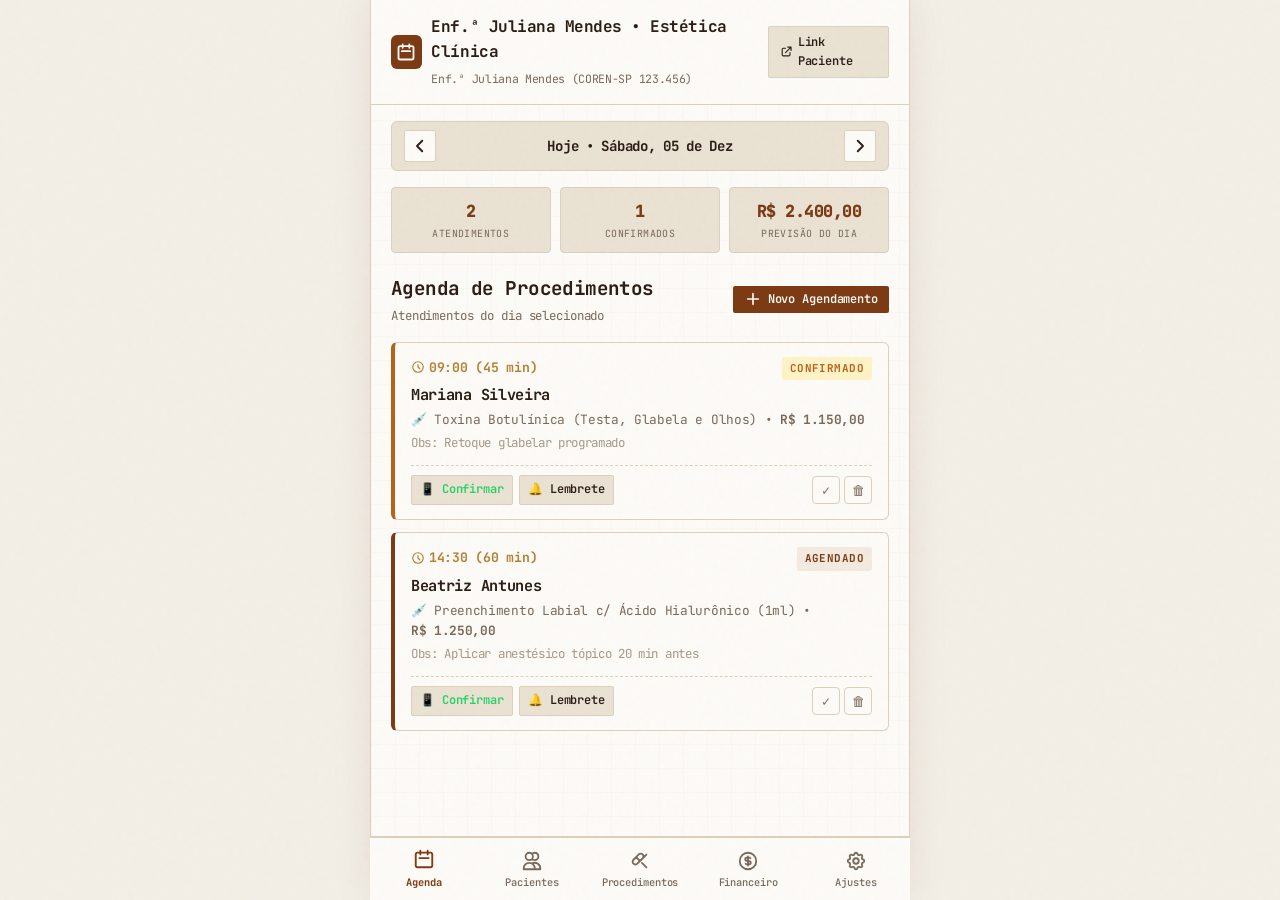
<file: index.html>
<!DOCTYPE html>
<html lang="pt-BR">
<head>
  <meta charset="UTF-8">
  <meta name="viewport" content="width=device-width, initial-scale=1.0, maximum-scale=1.0, user-scalable=no">
  <title>Agenda Clínica | Painel de Enfermagem Estética</title>
  <meta name="description" content="Gestão clínica de agendamentos, prontuários de pacientes e procedimentos em enfermagem estética.">
  <link rel="manifest" href="manifest.json">
  <link rel="preconnect" href="https://fonts.googleapis.com">
  <link rel="preconnect" href="https://fonts.gstatic.com" crossorigin>
  <link href="https://fonts.googleapis.com/css2?family=Inter:wght@400;500;600;700;800&display=swap" rel="stylesheet">
  <link rel="stylesheet" href="style.css">
</head>
<body>

  <div id="app-container">
    
    <!-- Top Header -->
    <header class="app-header">
      <div class="header-brand">
        <div class="brand-icon">
          <svg width="20" height="20" fill="none" viewBox="0 0 24 24" stroke="currentColor">
            <path stroke-linecap="round" stroke-linejoin="round" stroke-width="2.2" d="M8 7V3m8 4V3m-9 8h10M5 21h14a2 2 0 002-2V7a2 2 0 00-2-2H5a2 2 0 00-2 2v12a2 2 0 002 2z" />
          </svg>
        </div>
        <div>
          <h1 class="brand-title" id="header-business-name">Minha Agenda</h1>
          <span style="font-size: 0.72rem; color: var(--text-muted);" id="header-owner-name">Consultório & Gestão Clínica</span>
        </div>
      </div>
      <div class="header-actions">
        <a href="cliente.html" target="_blank" class="btn btn-sm btn-secondary" title="Agendamento Online do Paciente" style="text-decoration:none; display:inline-flex; align-items:center; gap:4px;">
          <svg width="15" height="15" fill="none" viewBox="0 0 24 24" stroke="currentColor">
            <path stroke-linecap="round" stroke-linejoin="round" stroke-width="2" d="M10 6H6a2 2 0 00-2 2v10a2 2 0 002 2h10a2 2 0 002-2v-4M14 4h6m0 0v6m0-6L10 14" />
          </svg>
          Link Paciente
        </a>
      </div>
    </header>

    <!-- Main Content Tabs -->
    <main class="app-content">

      <!-- ================= TAB 1: AGENDA ================= -->
      <section id="tab-agenda" class="tab-section active">
        
        <!-- Date Selector -->
        <div class="date-selector-bar">
          <button class="date-nav-btn" id="btn-prev-day" title="Dia anterior">
            <svg width="18" height="18" fill="none" viewBox="0 0 24 24" stroke="currentColor"><path stroke-linecap="round" stroke-linejoin="round" stroke-width="2.5" d="M15 19l-7-7 7-7" /></svg>
          </button>
          <div class="current-date-label" id="lbl-current-date">Hoje, 15 de Agosto</div>
          <button class="date-nav-btn" id="btn-next-day" title="Próximo dia">
            <svg width="18" height="18" fill="none" viewBox="0 0 24 24" stroke="currentColor"><path stroke-linecap="round" stroke-linejoin="round" stroke-width="2.5" d="M9 5l7 7-7 7" /></svg>
          </button>
        </div>

        <!-- Mini Stats -->
        <div class="summary-chips">
          <div class="summary-chip">
            <div class="summary-chip-val" id="stat-day-total">0</div>
            <div class="summary-chip-lbl">Atendimentos</div>
          </div>
          <div class="summary-chip">
            <div class="summary-chip-val" id="stat-day-confirmed">0</div>
            <div class="summary-chip-lbl">Confirmados</div>
          </div>
          <div class="summary-chip">
            <div class="summary-chip-val" id="stat-day-rev">R$ 0</div>
            <div class="summary-chip-lbl">Previsão do Dia</div>
          </div>
        </div>

        <!-- Section Title & Quick Add -->
        <div class="section-header">
          <div>
            <h2 class="section-title">Agenda de Procedimentos</h2>
            <div class="section-subtitle">Atendimentos do dia selecionado</div>
          </div>
          <button class="btn btn-sm btn-primary" id="btn-open-new-app">
            <svg width="16" height="16" fill="none" viewBox="0 0 24 24" stroke="currentColor"><path stroke-linecap="round" stroke-linejoin="round" stroke-width="2.5" d="M12 4v16m8-8H4"/></svg>
            Novo Agendamento
          </button>
        </div>

        <!-- Appointments List -->
        <div id="appointments-container">
          <!-- Rendered via JS -->
        </div>

      </section>

      <!-- ================= TAB 2: CLIENTES ================= -->
      <section id="tab-clientes" class="tab-section">
        <div class="section-header">
          <div>
            <h2 class="section-title">Pacientes</h2>
            <div class="section-subtitle">Prontuário, contatos e histórico clínico</div>
          </div>
          <button class="btn btn-sm btn-primary" id="btn-open-new-client">
            <svg width="16" height="16" fill="none" viewBox="0 0 24 24" stroke="currentColor"><path stroke-linecap="round" stroke-linejoin="round" stroke-width="2.5" d="M12 4v16m8-8H4"/></svg>
            Cadastrar Paciente
          </button>
        </div>

        <div class="form-group">
          <input type="text" id="input-search-clients" class="form-input" placeholder="🔍 Buscar paciente por nome ou WhatsApp...">
        </div>

        <div id="clients-list-container">
          <!-- Rendered via JS -->
        </div>
      </section>

      <!-- ================= TAB 3: SERVIÇOS & HORÁRIOS ================= -->
      <section id="tab-servicos" class="tab-section">
        <div class="section-header">
          <div>
            <h2 class="section-title">Procedimentos Estéticos</h2>
            <div class="section-subtitle">Tabela de procedimentos, valores e tempos</div>
          </div>
          <button class="btn btn-sm btn-primary" id="btn-open-new-service">
            <svg width="16" height="16" fill="none" viewBox="0 0 24 24" stroke="currentColor"><path stroke-linecap="round" stroke-linejoin="round" stroke-width="2.5" d="M12 4v16m8-8H4"/></svg>
            Novo Procedimento
          </button>
        </div>

        <div id="services-list-container" style="margin-bottom: 1.5rem;">
          <!-- Rendered via JS -->
        </div>

        <div class="card">
          <h3 style="font-size: 1.05rem; font-weight: 700; margin-bottom: 0.75rem;">⏰ Horários de Atendimento Clínico</h3>
          <form id="form-work-hours">
            <div class="form-row">
              <div class="form-group">
                <label class="form-label">Início do Expediente</label>
                <input type="time" id="cfg-work-start" class="form-input" required>
              </div>
              <div class="form-group">
                <label class="form-label">Fim do Expediente</label>
                <input type="time" id="cfg-work-end" class="form-input" required>
              </div>
            </div>
            <div class="form-row">
              <div class="form-group">
                <label class="form-label">Início Almoço</label>
                <input type="time" id="cfg-lunch-start" class="form-input">
              </div>
              <div class="form-group">
                <label class="form-label">Fim Almoço</label>
                <input type="time" id="cfg-lunch-end" class="form-input">
              </div>
            </div>
            <div class="form-group">
              <label class="form-label">Intervalo entre Slots de Agendamento</label>
              <select id="cfg-slot-interval" class="form-select">
                <option value="15">15 minutos</option>
                <option value="30">30 minutos</option>
                <option value="45">45 minutos</option>
                <option value="60">1 hora</option>
              </select>
            </div>
            <button type="submit" class="btn btn-secondary btn-block btn-sm">Salvar Expediente</button>
          </form>
        </div>
      </section>

      <!-- ================= TAB 4: FINANCEIRO ================= -->
      <section id="tab-financeiro" class="tab-section">
        <div class="section-header">
          <div>
            <h2 class="section-title">Faturamento & Desempenho Clínico</h2>
            <div class="section-subtitle">Fluxo financeiro e volume de procedimentos</div>
          </div>
        </div>

        <div class="metric-grid">
          <div class="metric-card">
            <div class="title">Faturamento Hoje</div>
            <div class="value" id="fin-today-rev" style="color: var(--primary);">R$ 0,00</div>
          </div>
          <div class="metric-card">
            <div class="title">Faturamento Mês</div>
            <div class="value" id="fin-month-rev" style="color: var(--success);">R$ 0,00</div>
          </div>
          <div class="metric-card">
            <div class="title">Procedimentos no Mês</div>
            <div class="value" id="fin-month-count">0</div>
          </div>
          <div class="metric-card">
            <div class="title">Ticket Médio / Paciente</div>
            <div class="value" id="fin-ticket-avg">R$ 0,00</div>
          </div>
        </div>

        <div class="card">
          <h3 style="font-size: 1rem; font-weight: 700; margin-bottom: 0.75rem;">Procedimentos Mais Realizados</h3>
          <div id="fin-top-services">
            <!-- Rendered via JS -->
          </div>
        </div>
      </section>

      <!-- ================= TAB 5: AJUSTES & BACKUP ================= -->
      <section id="tab-ajustes" class="tab-section">
        <div class="section-header">
          <div>
            <h2 class="section-title">Configurações & Backup</h2>
            <div class="section-subtitle">Perfil e dados locais</div>
          </div>
        </div>

        <div class="card">
          <h3 style="font-size: 1rem; font-weight: 700; margin-bottom: 0.75rem;">Perfil Profissional</h3>
          <form id="form-business-settings">
            <div class="form-group">
              <label class="form-label">Nome da Clínica / Enf.ª Estética (COREN)</label>
              <input type="text" id="cfg-business-name" class="form-input" required>
            </div>
            <div class="form-group">
              <label class="form-label">WhatsApp para Notificações</label>
              <input type="tel" id="cfg-phone" class="form-input" placeholder="Ex: 11999998888" required>
            </div>
            <div class="form-group">
              <label class="form-label">Especialidade Clínica</label>
              <input type="text" id="cfg-category" class="form-input" placeholder="Ex: Enfermagem Estética Avançada, Harmonização Facial...">
            </div>
            <button type="submit" class="btn btn-primary btn-block">Salvar Perfil</button>
          </form>
        </div>

        <div class="card">
          <h3 style="font-size: 1rem; font-weight: 700; margin-bottom: 0.5rem;">💾 Armazenamento Local-First</h3>
          <p style="font-size: 0.82rem; color: var(--text-muted); margin-bottom: 1rem;">
            Seus dados estão salvos 100% no seu dispositivo. Você pode exportar o backup a qualquer momento para migrar para outro aparelho ou nuvem.
          </p>
          <div style="display: flex; gap: 0.5rem;">
            <button class="btn btn-secondary btn-sm" id="btn-export-backup" style="flex: 1;">Exportar Backup JSON</button>
            <button class="btn btn-secondary btn-sm" id="btn-import-backup-trigger" style="flex: 1;">Importar Dados</button>
          </div>
          <input type="file" id="input-backup-file" style="display:none;" accept=".json">
        </div>
      </section>

    </main>

    <!-- Bottom Navigation Bar -->
    <nav class="bottom-nav">
      <button class="nav-item active" data-tab="tab-agenda">
        <svg fill="none" viewBox="0 0 24 24" stroke="currentColor"><path stroke-linecap="round" stroke-linejoin="round" d="M8 7V3m8 4V3m-9 8h10M5 21h14a2 2 0 002-2V7a2 2 0 00-2-2H5a2 2 0 00-2 2v12a2 2 0 002 2z"/></svg>
        <span>Agenda</span>
      </button>
      <button class="nav-item" data-tab="tab-clientes">
        <svg fill="none" viewBox="0 0 24 24" stroke="currentColor"><path stroke-linecap="round" stroke-linejoin="round" d="M12 4.354a4 4 0 110 5.292M15 21H3v-1a6 6 0 0112 0v1zm0 0h6v-1a6 6 0 00-9-5.197M13 7a4 4 0 11-8 0 4 4 0 018 0z"/></svg>
        <span>Pacientes</span>
      </button>
      <button class="nav-item" data-tab="tab-servicos">
        <svg fill="none" viewBox="0 0 24 24" stroke="currentColor"><path stroke-linecap="round" stroke-linejoin="round" d="M14.121 14.121L19 19m-7-7l7-7m-7 7l-2.879 2.879a3 3 0 11-4.242-4.242L7.757 7.757m0 0l2.879-2.879a3 3 0 114.242 4.242L12 12z"/></svg>
        <span>Procedimentos</span>
      </button>
      <button class="nav-item" data-tab="tab-financeiro">
        <svg fill="none" viewBox="0 0 24 24" stroke="currentColor"><path stroke-linecap="round" stroke-linejoin="round" d="M12 8c-1.657 0-3 .895-3 2s1.343 2 3 2 3 .895 3 2-1.343 2-3 2m0-8c1.11 0 2.08.402 2.599 1M12 8V7m0 1v8m0 0v1m0-1c-1.11 0-2.08-.402-2.599-1M21 12a9 9 0 11-18 0 9 9 0 0118 0z"/></svg>
        <span>Financeiro</span>
      </button>
      <button class="nav-item" data-tab="tab-ajustes">
        <svg fill="none" viewBox="0 0 24 24" stroke="currentColor"><path stroke-linecap="round" stroke-linejoin="round" d="M10.325 4.317c.426-1.756 2.924-1.756 3.35 0a1.724 1.724 0 002.573 1.066c1.543-.94 3.31.826 2.37 2.37a1.724 1.724 0 001.065 2.572c1.756.426 1.756 2.924 0 3.35a1.724 1.724 0 00-1.066 2.573c.94 1.543-.826 3.31-2.37 2.37a1.724 1.724 0 00-2.572 1.065c-.426 1.756-2.924 1.756-3.35 0a1.724 1.724 0 00-2.573-1.066c-1.543.94-3.31-.826-2.37-2.37a1.724 1.724 0 00-1.065-2.572c-1.756-.426-1.756-2.924 0-3.35a1.724 1.724 0 001.066-2.573c-.94-1.543.826-3.31 2.37-2.37.996.608 2.296.07 2.572-1.065z"/><path stroke-linecap="round" stroke-linejoin="round" d="M15 12a3 3 0 11-6 0 3 3 0 016 0z"/></svg>
        <span>Ajustes</span>
      </button>
    </nav>

  </div>

  <!-- ================= MODAL: NOVO AGENDAMENTO ================= -->
  <div class="modal-overlay" id="modal-appointment">
    <div class="modal-sheet">
      <div class="modal-header">
        <h3 class="modal-title" id="modal-app-title">Novo Atendimento Clínico</h3>
        <button class="icon-btn close-modal" data-modal="modal-appointment">✕</button>
      </div>
      <form id="form-appointment">
        <input type="hidden" id="app-id">
        <div class="form-group">
          <label class="form-label">Paciente</label>
          <div style="display:flex; gap:0.5rem;">
            <select id="app-client-select" class="form-select" style="flex:1;" required>
              <!-- Populated via JS -->
            </select>
            <button type="button" class="btn btn-secondary btn-sm" id="btn-quick-new-client">+ Novo(a) Paciente</button>
          </div>
        </div>
        <div class="form-group">
          <label class="form-label">Procedimento</label>
          <select id="app-service-select" class="form-select" required>
            <!-- Populated via JS -->
          </select>
        </div>
        <div class="form-row">
          <div class="form-group">
            <label class="form-label">Data</label>
            <input type="date" id="app-date" class="form-input" required>
          </div>
          <div class="form-group">
            <label class="form-label">Horário</label>
            <input type="time" id="app-time" class="form-input" required>
          </div>
        </div>
        <div class="form-group">
          <label class="form-label">Status do Agendamento</label>
          <select id="app-status" class="form-select">
            <option value="agendado">Agendado (Aguardando)</option>
            <option value="confirmado">Confirmado</option>
            <option value="concluido">Concluído (Realizado)</option>
            <option value="cancelado">Cancelado</option>
          </select>
        </div>
        <div class="form-group">
          <label class="form-label">Observações Clínicas</label>
          <input type="text" id="app-notes" class="form-input" placeholder="Ex: Região glabelar, anestésico tópico 20 min antes...">
        </div>
        <button type="submit" class="btn btn-primary btn-block" style="margin-top: 0.5rem;">Salvar Agendamento</button>
      </form>
    </div>
  </div>

  <!-- ================= MODAL: NOVO CLIENTE ================= -->
  <div class="modal-overlay" id="modal-client">
    <div class="modal-sheet">
      <div class="modal-header">
        <h3 class="modal-title" id="modal-client-title">Novo(a) Paciente</h3>
        <button class="icon-btn close-modal" data-modal="modal-client">✕</button>
      </div>
      <form id="form-client">
        <input type="hidden" id="cli-id">
        <div class="form-group">
          <label class="form-label">Nome Completo</label>
          <input type="text" id="cli-name" class="form-input" placeholder="Nome do(a) paciente" required>
        </div>
        <div class="form-group">
          <label class="form-label">WhatsApp / Telefone</label>
          <input type="tel" id="cli-phone" class="form-input" placeholder="Ex: 11988887777" required>
        </div>
        <div class="form-group">
          <label class="form-label">Ficha Clínica / Queixa / Alergias</label>
          <textarea id="cli-notes" class="form-textarea" rows="2" placeholder="Ex: Alergias (lidocaína, látex), histórico estético, fototipo..."></textarea>
        </div>
        <button type="submit" class="btn btn-primary btn-block">Salvar Cliente</button>
      </form>
    </div>
  </div>

  <!-- ================= MODAL: NOVO SERVIÇO ================= -->
  <div class="modal-overlay" id="modal-service">
    <div class="modal-sheet">
      <div class="modal-header">
        <h3 class="modal-title" id="modal-service-title">Novo Procedimento Estético</h3>
        <button class="icon-btn close-modal" data-modal="modal-service">✕</button>
      </div>
      <form id="form-service">
        <input type="hidden" id="srv-id">
        <div class="form-group">
          <label class="form-label">Nome do Procedimento</label>
          <input type="text" id="srv-name" class="form-input" placeholder="Ex: Toxina Botulínica 3 Áreas" required>
        </div>
        <div class="form-row">
          <div class="form-group">
            <label class="form-label">Preço (R$)</label>
            <input type="number" id="srv-price" step="0.01" class="form-input" placeholder="80.00" required>
          </div>
          <div class="form-group">
            <label class="form-label">Duração (Minutos)</label>
            <select id="srv-duration" class="form-select">
              <option value="15">15 min</option>
              <option value="30">30 min</option>
              <option value="45">45 min</option>
              <option value="60" selected>1 hora (60 min)</option>
              <option value="90">1h30 (90 min)</option>
              <option value="120">2 horas (120 min)</option>
            </select>
          </div>
        </div>
        <button type="submit" class="btn btn-primary btn-block">Salvar Serviço</button>
      </form>
    </div>
  </div>

  <!-- Toast Feedback -->
  <div class="toast-msg" id="toast-msg">Operação realizada com sucesso!</div>

  <script src="app.js"></script>
  <script src="ui.js"></script>
</body>
</html>
</file>
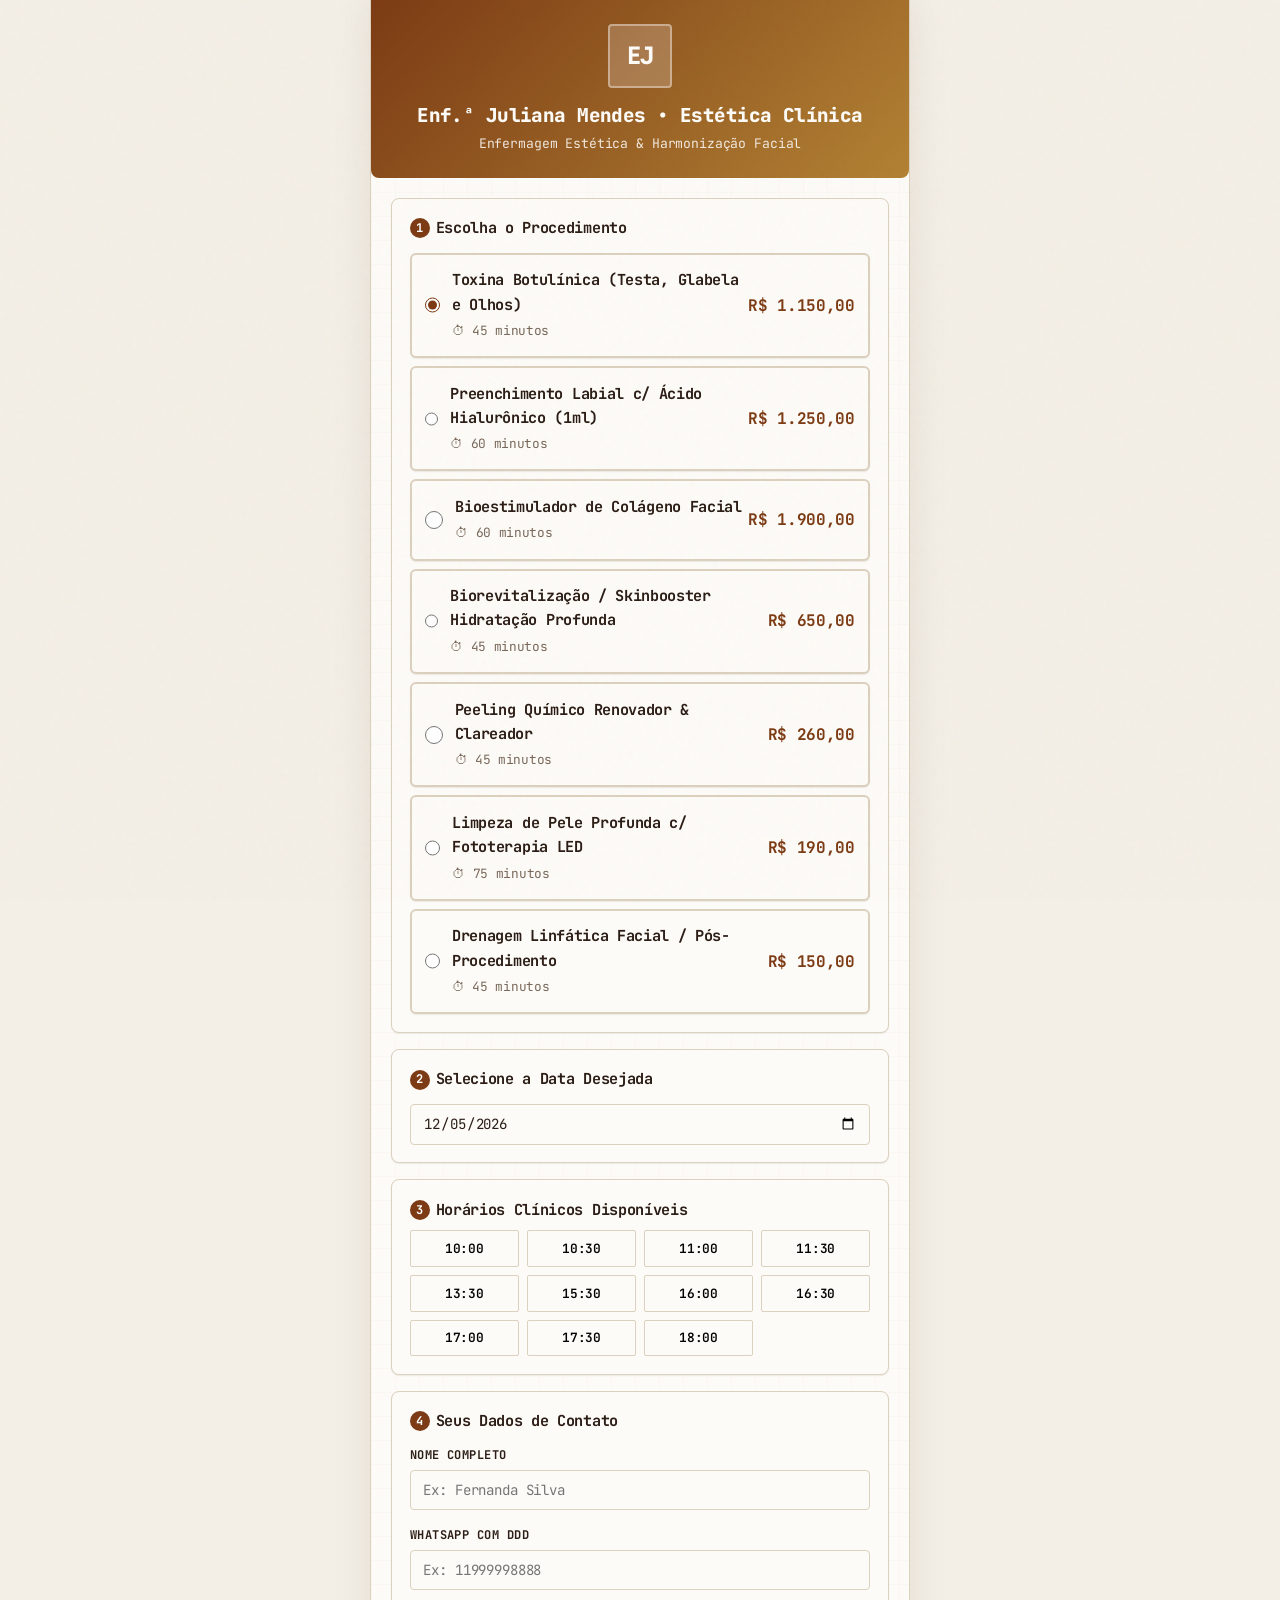
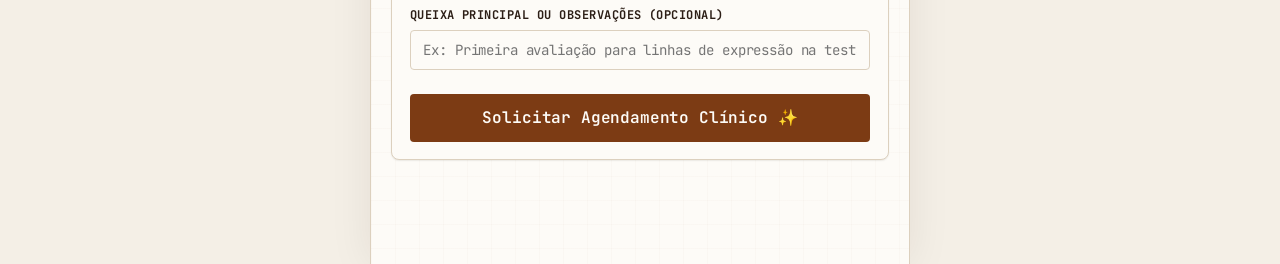
<file: cliente.html>
<!DOCTYPE html>
<html lang="pt-BR">
<head>
  <meta charset="UTF-8">
  <meta name="viewport" content="width=device-width, initial-scale=1.0, maximum-scale=1.0, user-scalable=no">
  <title>Agendamento de Procedimento Estético | Enfermagem Clínica</title>
  <meta name="description" content="Agende seu procedimento de enfermagem estética e harmonização com segurança e excelência clínica.">
  <link rel="preconnect" href="https://fonts.googleapis.com">
  <link rel="preconnect" href="https://fonts.gstatic.com" crossorigin>
  <link href="https://fonts.googleapis.com/css2?family=Inter:wght@400;500;600;700;800&display=swap" rel="stylesheet">
  <link rel="stylesheet" href="style.css">
</head>
<body>

  <div id="app-container">
    
    <!-- Top Banner do Estabelecimento -->
    <div class="booking-banner">
      <div class="booking-profile-img" id="client-view-initials">SB</div>
      <h1 style="font-size: 1.2rem; font-weight: 800; margin-bottom: 2px; letter-spacing: -0.03em;" id="client-view-business">Enf.ª Juliana Mendes • Estética Clínica</h1>
      <p style="font-size: 0.82rem; opacity: 0.88; letter-spacing: -0.01em;" id="client-view-category">Agende sua avaliação ou procedimento com segurança e excelência clínica</p>
    </div>

    <div class="app-content" style="padding-top: 0;">

      <form id="form-client-booking">
        
        <!-- Passo 1: Seleção de Serviço -->
        <div class="card">
          <div style="font-size: 0.95rem; font-weight: 700; margin-bottom: 0.75rem; display:flex; align-items:center; gap:6px;">
            <span style="background:var(--primary); color:white; width:20px; height:20px; border-radius:50%; display:inline-flex; align-items:center; justify-content:center; font-size:0.75rem;">1</span>
            Escolha o Procedimento
          </div>
          <div id="booking-services-list" style="display:flex; flex-direction:column; gap:0.5rem;">
            <!-- Populated via JS -->
          </div>
        </div>

        <!-- Passo 2: Seleção de Data -->
        <div class="card">
          <div style="font-size: 0.95rem; font-weight: 700; margin-bottom: 0.75rem; display:flex; align-items:center; gap:6px;">
            <span style="background:var(--primary); color:white; width:20px; height:20px; border-radius:50%; display:inline-flex; align-items:center; justify-content:center; font-size:0.75rem;">2</span>
            Selecione a Data Desejada
          </div>
          <input type="date" id="booking-date" class="form-input" required>
        </div>

        <!-- Passo 3: Horários Livres -->
        <div class="card" id="card-slots">
          <div style="font-size: 0.95rem; font-weight: 700; margin-bottom: 0.5rem; display:flex; align-items:center; gap:6px;">
            <span style="background:var(--primary); color:white; width:20px; height:20px; border-radius:50%; display:inline-flex; align-items:center; justify-content:center; font-size:0.75rem;">3</span>
            Horários Clínicos Disponíveis
          </div>
          <div id="booking-slots-container">
            <div style="font-size:0.85rem; color:var(--text-muted);">Selecione uma data para ver os horários.</div>
          </div>
        </div>

        <!-- Passo 4: Seus Dados -->
        <div class="card">
          <div style="font-size: 0.95rem; font-weight: 700; margin-bottom: 0.75rem; display:flex; align-items:center; gap:6px;">
            <span style="background:var(--primary); color:white; width:20px; height:20px; border-radius:50%; display:inline-flex; align-items:center; justify-content:center; font-size:0.75rem;">4</span>
            Seus Dados de Contato
          </div>
          <div class="form-group">
            <label class="form-label">Nome Completo</label>
            <input type="text" id="booking-name" class="form-input" placeholder="Ex: Fernanda Silva" required>
          </div>
          <div class="form-group">
            <label class="form-label">WhatsApp com DDD</label>
            <input type="tel" id="booking-phone" class="form-input" placeholder="Ex: 11999998888" required>
          </div>
          <div class="form-group">
            <label class="form-label">Queixa Principal ou Observações (opcional)</label>
            <input type="text" id="booking-notes" class="form-input" placeholder="Ex: Primeira avaliação para linhas de expressão na testa">
          </div>

          <button type="submit" class="btn btn-primary btn-block" id="btn-submit-booking" style="padding: 0.85rem; font-size: 1rem; margin-top: 0.5rem;" disabled>
            Solicitar Agendamento Clínico ✨
          </button>
        </div>
      </form>

      <!-- Sucesso Modal / Card -->
      <div id="booking-success-view" style="display:none; text-align:center; padding: 2rem 1rem;">
        <div style="width:64px; height:64px; background:var(--success-bg); color:var(--success); border-radius:50%; display:inline-flex; align-items:center; justify-content:center; font-size:2rem; margin-bottom:1rem;">✓</div>
        <h2 style="font-size:1.3rem; font-weight:800; margin-bottom:0.5rem; letter-spacing:-0.03em;">Pré-Agendamento Solicitado!</h2>
        <p style="color:var(--text-muted); font-size:0.85rem; margin-bottom:0.75rem;" id="success-summary-text">
          Seu procedimento foi registrado com sucesso.
        </p>
        <p style="color:var(--text-muted); font-size:0.78rem; margin-bottom:1.25rem; font-style:italic; border-left:3px solid var(--accent); padding-left:0.75rem; text-align:left;">
          ℹ️ Orientações prévias: Evite anticoagulantes, anti-inflamatórios e álcool 24h–48h antes de procedimentos injetáveis. Venha com a pele higienizada, sem maquiagem.
        </p>
        
        <div style="display:flex; flex-direction:column; gap:0.75rem;">
          <a id="btn-whatsapp-confirmation" href="#" target="_blank" class="btn btn-success btn-block" style="padding:0.85rem; font-size:0.95rem;">
            📱 Confirmar Agendamento no WhatsApp da Clínica
          </a>
          <button class="btn btn-secondary btn-block" onclick="location.reload()">
            Marcar Outro Procedimento
          </button>
        </div>
      </div>

    </div>

  </div>

  <script src="app.js"></script>
  <script>
    let selectedService = null;
    let selectedSlot = null;

    // Carrega dados da loja/profissional
    const settings = AppStore.getSettings();
    document.getElementById('client-view-business').textContent = settings.businessName;
    document.getElementById('client-view-category').textContent = settings.category || 'Agendamento Online';
    const initials = (settings.businessName || 'MA').split(' ').map(w => w[0]).slice(0, 2).join('').toUpperCase();
    document.getElementById('client-view-initials').textContent = initials;

    // Configura data mínima como hoje
    const today = getTodayDateString();
    const dateInput = document.getElementById('booking-date');
    dateInput.min = today;
    dateInput.value = today;

    // Renderiza serviços disponíveis
    function renderBookingServices() {
      const services = AppStore.getServices();
      const container = document.getElementById('booking-services-list');
      
      container.innerHTML = services.map((s, idx) => `
        <label class="card" style="margin-bottom:0; cursor:pointer; display:flex; align-items:center; justify-content:space-between; padding:0.85rem; border:2px solid var(--border-color); border-radius:var(--radius-md);">
          <div style="display:flex; align-items:center; gap:0.75rem;">
            <input type="radio" name="selected_service" value="${s.id}" ${idx === 0 ? 'checked' : ''} style="width:18px; height:18px; accent-color:var(--primary);">
            <div>
              <strong style="font-size:0.95rem; display:block;">${escapeHtml(s.name)}</strong>
              <span style="font-size:0.8rem; color:var(--text-muted);">⏱ ${s.duration} minutos</span>
            </div>
          </div>
          <strong style="color:var(--primary); font-size:1rem;">${TimeUtils.formatCurrency(s.price)}</strong>
        </label>
      `).join('');

      selectedService = services[0] || null;

      // Evento de seleção
      document.querySelectorAll('input[name="selected_service"]').forEach(radio => {
        radio.addEventListener('change', (e) => {
          selectedService = services.find(s => s.id === e.target.value);
          loadAvailableSlots();
        });
      });
    }

    // Carrega slots livres para a data e serviço selecionados
    function loadAvailableSlots() {
      if (!selectedService || !dateInput.value) return;

      const slots = TimeUtils.getAvailableSlots(dateInput.value, selectedService.duration);
      const container = document.getElementById('booking-slots-container');

      if (slots.length === 0) {
        container.innerHTML = `
          <div style="font-size:0.85rem; color:var(--danger); padding:0.5rem 0;">
            Nenhum horário clínico disponível para esta data. Por favor, selecione outra data.
          </div>
        `;
        selectedSlot = null;
        updateSubmitBtn();
        return;
      }

      container.innerHTML = `
        <div class="slot-grid">
          ${slots.map(slot => `
            <button type="button" class="slot-btn ${selectedSlot === slot ? 'selected' : ''}" data-slot="${slot}">
              ${slot}
            </button>
          `).join('')}
        </div>
      `;

      // Seleção de slot
      container.querySelectorAll('.slot-btn').forEach(btn => {
        btn.addEventListener('click', () => {
          container.querySelectorAll('.slot-btn').forEach(b => b.classList.remove('selected'));
          btn.classList.add('selected');
          selectedSlot = btn.getAttribute('data-slot');
          updateSubmitBtn();
        });
      });

      updateSubmitBtn();
    }

    dateInput.addEventListener('change', () => {
      selectedSlot = null;
      loadAvailableSlots();
    });

    function updateSubmitBtn() {
      const btn = document.getElementById('btn-submit-booking');
      btn.disabled = !selectedSlot;
    }

    // Submissão do agendamento
    document.getElementById('form-client-booking').addEventListener('submit', (e) => {
      e.preventDefault();
      if (!selectedSlot || !selectedService) {
        alert('Por favor, selecione um horário disponível.');
        return;
      }

      const clientName = document.getElementById('booking-name').value.trim();
      const clientPhone = document.getElementById('booking-phone').value.trim();
      const notes = document.getElementById('booking-notes').value.trim();

      // Salva/Atualiza cliente na base local
      const clients = AppStore.getClients();
      let client = clients.find(c => c.phone.replace(/\D/g,'') === clientPhone.replace(/\D/g,''));
      if (!client) {
        client = {
          id: 'cli_' + Date.now(),
          name: clientName,
          phone: clientPhone,
          notes: ''
        };
        clients.push(client);
        AppStore.saveClients(clients);
      }

      // Cria agendamento
      const newApp = {
        id: 'app_' + Date.now(),
        date: dateInput.value,
        time: selectedSlot,
        duration: selectedService.duration,
        clientId: client.id,
        clientName: clientName,
        clientPhone: clientPhone,
        serviceId: selectedService.id,
        serviceName: selectedService.name,
        price: selectedService.price,
        status: 'agendado',
        notes: notes
      };

      const apps = AppStore.getAppointments();
      apps.push(newApp);
      AppStore.saveAppointments(apps);

      // Exibe tela de sucesso
      document.getElementById('form-client-booking').style.display = 'none';
      const successView = document.getElementById('booking-success-view');
      successView.style.display = 'block';

      document.getElementById('success-summary-text').innerHTML = `
        Olá <strong>${escapeHtml(clientName)}</strong>, seu horário para <strong>${escapeHtml(selectedService.name)}</strong> no dia <strong>${TimeUtils.formatDateBR(dateInput.value)}</strong> às <strong>${escapeHtml(selectedSlot)}</strong> foi solicitado com sucesso!
      `;

      // Mensagem direta para o WhatsApp do profissional ou cliente
      const msg = `Olá! Acabei de solicitar meu agendamento pelo link:\n\n👤 *Paciente:* ${clientName}\n🗓 *Data:* ${TimeUtils.formatDateBR(dateInput.value)}\n⏰ *Horário:* ${selectedSlot}\n💉 *Procedimento:* ${selectedService.name}${notes ? `\n📝 *Observação:* ${notes}` : ''}\n\nGostaria de confirmar meu horário!`;
      const waLink = WhatsAppService.createWhatsAppLink(settings.phone, msg);
      document.getElementById('btn-whatsapp-confirmation').href = waLink;
    });

    // Boot
    renderBookingServices();
    loadAvailableSlots();
  </script>
</body>
</html>
</file>
<file: style.css>
@import url('https://fonts.googleapis.com/css2?family=JetBrains+Mono:ital,wght@0,300;0,400;0,500;0,600;0,700;0,800;1,400&display=swap');

:root {
  --primary: #7C3B14;
  --primary-hover: #632C0D;
  --primary-light: #F4EAE0;
  --primary-glow: rgba(124, 59, 20, 0.16);

  --accent: #B38234;
  --accent-hover: #976B23;
  --accent-light: #FBF4E4;

  --bg-main: #F4EFE6;
  --bg-surface: #FDFBF7;
  --bg-surface-secondary: #EAE2D3;
  --bg-surface-hover: #E3D9C7;

  --text-main: #2C1E16;
  --text-muted: #7A695B;
  --text-light: #A89989;

  --border-color: #DCD0BE;
  --border-focus: #B38234;
  --border-subtle: #E9DFD0;

  --success: #B8621B;
  --success-bg: #FEF3C7;
  --warning: #D97706;
  --warning-bg: #FFFBEB;
  --danger: #A83222;
  --danger-bg: #FDF0ED;
  --info: #6B6047;
  --info-bg: #F2EFE8;

  --radius-xs: 2px;
  --radius-sm: 4px;
  --radius-md: 6px;
  --radius-lg: 8px;
  --radius-full: 9999px;

  --shadow-sm: 0 1px 2px 0 rgba(44, 30, 22, 0.05), 0 1px 1px 0 rgba(44, 30, 22, 0.03);
  --shadow-md: 0 4px 10px -2px rgba(44, 30, 22, 0.08), 0 2px 4px -1px rgba(44, 30, 22, 0.05);
  --shadow-lg: 0 12px 24px -4px rgba(44, 30, 22, 0.12), 0 4px 8px -2px rgba(44, 30, 22, 0.05);

  --font-family: 'JetBrains Mono', 'Courier New', monospace;
  --header-height: 60px;
  --bottom-nav-height: 64px;
}

* {
  margin: 0;
  padding: 0;
  box-sizing: border-box;
  font-family: var(--font-family);
  -webkit-tap-highlight-color: transparent;
}

body {
  background-color: var(--bg-main);
  color: var(--text-main);
  line-height: 1.6;
  display: flex;
  justify-content: center;
  min-height: 100vh;
  overflow-x: hidden;
  position: relative;
  letter-spacing: -0.02em;
}

body::before {
  content: "";
  position: fixed;
  inset: 0;
  width: 100vw;
  height: 100vh;
  pointer-events: none;
  z-index: 9999;
  opacity: 0.035;
  mix-blend-mode: multiply;
  background-image: url("data:image/svg+xml,%3Csvg viewBox='0 0 200 200' xmlns='http://www.w3.org/2000/svg'%3E%3Cfilter id='n'%3E%3CfeTurbulence type='fractalNoise' baseFrequency='0.8' numOctaves='3' stitchTiles='stitch'/%3E%3C/filter%3E%3Crect width='100%25' height='100%25' filter='url(%23n)'/%3E%3C/svg%3E");
}

#app-container {
  width: 100%;
  max-width: 540px;
  background-color: var(--bg-surface);
  background-image:
    linear-gradient(rgba(124, 59, 20, 0.018) 1px, transparent 1px),
    linear-gradient(90deg, rgba(124, 59, 20, 0.018) 1px, transparent 1px);
  background-size: 24px 24px;
  min-height: 100vh;
  display: flex;
  flex-direction: column;
  position: relative;
  box-shadow: 0 0 40px rgba(44, 30, 22, 0.08);
  border-left: 1px solid var(--border-color);
  border-right: 1px solid var(--border-color);
}

/* Header */
.app-header {
  position: sticky;
  top: 0;
  z-index: 40;
  background-color: var(--bg-surface);
  border-bottom: 1px solid var(--border-color);
  padding: 0.85rem 1.25rem;
  display: flex;
  align-items: center;
  justify-content: space-between;
}

.header-brand {
  display: flex;
  align-items: center;
  gap: 0.6rem;
}

.brand-icon {
  width: 34px;
  height: 34px;
  border-radius: var(--radius-md);
  background: var(--primary);
  color: #FDFBF7;
  display: flex;
  align-items: center;
  justify-content: center;
  font-size: 1.1rem;
}

.brand-title {
  font-size: 1rem;
  font-weight: 700;
  color: var(--text-main);
  letter-spacing: -0.03em;
}

.header-actions {
  display: flex;
  gap: 0.5rem;
}

.icon-btn {
  background: transparent;
  border: 1px solid var(--border-color);
  width: 36px;
  height: 36px;
  border-radius: var(--radius-sm);
  display: flex;
  align-items: center;
  justify-content: center;
  color: var(--text-muted);
  cursor: pointer;
  transition: all 0.15s ease;
}

.icon-btn:hover {
  background: var(--bg-surface-secondary);
  color: var(--text-main);
}

/* Main Content Area */
.app-content {
  flex: 1;
  padding: 1rem 1.25rem calc(var(--bottom-nav-height) + 1.5rem) 1.25rem;
  overflow-y: auto;
}

/* Bottom Navigation Bar */
.bottom-nav {
  position: fixed;
  bottom: 0;
  left: 50%;
  transform: translateX(-50%);
  width: 100%;
  max-width: 540px;
  height: var(--bottom-nav-height);
  background-color: var(--bg-surface);
  border-top: 2px solid var(--border-color);
  display: flex;
  justify-content: space-around;
  align-items: center;
  z-index: 50;
}

.nav-item {
  flex: 1;
  display: flex;
  flex-direction: column;
  align-items: center;
  justify-content: center;
  gap: 3px;
  background: none;
  border: none;
  color: var(--text-muted);
  font-size: 0.65rem;
  font-weight: 500;
  font-family: var(--font-family);
  cursor: pointer;
  padding: 6px 0;
  transition: all 0.2s ease;
  letter-spacing: -0.01em;
}

.nav-item svg {
  width: 22px;
  height: 22px;
  stroke-width: 2;
  transition: transform 0.15s ease;
}

.nav-item.active {
  color: var(--primary);
  font-weight: 700;
}

.nav-item.active svg {
  transform: translateY(-2px);
}

/* Tab Sections */
.tab-section {
  display: none;
  animation: fadeIn 0.2s ease-in-out;
}

.tab-section.active {
  display: block;
}

@keyframes fadeIn {
  from { opacity: 0; transform: translateY(4px); }
  to { opacity: 1; transform: translateY(0); }
}

/* Typography */
.section-header {
  display: flex;
  align-items: center;
  justify-content: space-between;
  margin-bottom: 1rem;
}

.section-title {
  font-size: 1.2rem;
  font-weight: 700;
  letter-spacing: -0.03em;
  color: var(--text-main);
}

.section-subtitle {
  font-size: 0.78rem;
  color: var(--text-muted);
  margin-top: 2px;
  letter-spacing: -0.01em;
}

/* Buttons */
.btn {
  display: inline-flex;
  align-items: center;
  justify-content: center;
  gap: 0.45rem;
  padding: 0.6rem 1rem;
  font-size: 0.82rem;
  font-weight: 600;
  font-family: var(--font-family);
  border-radius: var(--radius-sm);
  border: none;
  cursor: pointer;
  transition: all 0.15s ease;
  text-decoration: none;
  letter-spacing: -0.01em;
}

.btn-primary {
  background-color: var(--primary);
  color: #FDFBF7;
}

.btn-primary:hover {
  background-color: var(--primary-hover);
}

.btn-secondary {
  background-color: var(--bg-surface-secondary);
  color: var(--text-main);
  border: 1px solid var(--border-color);
}

.btn-secondary:hover {
  background-color: var(--bg-surface-hover);
}

.btn-success {
  background-color: var(--success);
  color: #FDFBF7;
}

.btn-danger {
  background-color: var(--danger);
  color: #FDFBF7;
}

.btn-sm {
  padding: 0.35rem 0.7rem;
  font-size: 0.75rem;
  border-radius: var(--radius-xs);
}

.btn-block {
  width: 100%;
}

/* Cards */
.card {
  background: var(--bg-surface);
  border: 1px solid var(--border-color);
  border-radius: var(--radius-lg);
  padding: 1.1rem;
  margin-bottom: 1rem;
  box-shadow: var(--shadow-sm);
}

/* Date Navigator */
.date-selector-bar {
  display: flex;
  align-items: center;
  justify-content: space-between;
  background: var(--bg-surface-secondary);
  border-radius: var(--radius-md);
  padding: 0.5rem 0.75rem;
  margin-bottom: 1rem;
  border: 1px solid var(--border-color);
}

.current-date-label {
  font-weight: 700;
  font-size: 0.88rem;
  text-align: center;
  letter-spacing: -0.02em;
  color: var(--text-main);
}

.date-nav-btn {
  background: var(--bg-surface);
  border: 1px solid var(--border-color);
  width: 32px;
  height: 32px;
  border-radius: var(--radius-xs);
  display: flex;
  align-items: center;
  justify-content: center;
  cursor: pointer;
  color: var(--text-main);
  transition: background 0.15s;
}

.date-nav-btn:hover {
  background: var(--bg-surface-hover);
}

/* Quick Summary Bar */
.summary-chips {
  display: grid;
  grid-template-columns: repeat(3, 1fr);
  gap: 0.6rem;
  margin-bottom: 1.25rem;
}

.summary-chip {
  background: var(--bg-surface-secondary);
  border-radius: var(--radius-sm);
  padding: 0.6rem;
  text-align: center;
  border: 1px solid var(--border-color);
}

.summary-chip-val {
  font-size: 1.05rem;
  font-weight: 800;
  color: var(--primary);
  letter-spacing: -0.03em;
}

.summary-chip-lbl {
  font-size: 0.62rem;
  color: var(--text-muted);
  text-transform: uppercase;
  letter-spacing: 0.04em;
  margin-top: 2px;
}

/* Appointments */
.appointment-item {
  display: flex;
  flex-direction: column;
  background: var(--bg-surface);
  border: 1px solid var(--border-color);
  border-left: 4px solid var(--primary);
  border-radius: var(--radius-md);
  padding: 0.9rem 1rem;
  margin-bottom: 0.75rem;
  transition: transform 0.15s ease, box-shadow 0.15s ease;
  position: relative;
}

.appointment-item.status-confirmado { border-left-color: var(--success); }
.appointment-item.status-concluido  { border-left-color: var(--text-muted); opacity: 0.85; }
.appointment-item.status-cancelado  { border-left-color: var(--danger); opacity: 0.6; }

.app-time-badge {
  font-size: 0.82rem;
  font-weight: 700;
  color: var(--accent);
  display: inline-flex;
  align-items: center;
  gap: 4px;
  letter-spacing: -0.02em;
}

.app-client-name {
  font-size: 0.95rem;
  font-weight: 700;
  margin: 3px 0;
  letter-spacing: -0.02em;
}

.app-service-info {
  font-size: 0.8rem;
  color: var(--text-muted);
}

.app-footer {
  display: flex;
  align-items: center;
  justify-content: space-between;
  margin-top: 0.75rem;
  padding-top: 0.6rem;
  border-top: 1px dashed var(--border-color);
}

.status-pill {
  font-size: 0.68rem;
  font-weight: 700;
  padding: 0.18rem 0.5rem;
  border-radius: var(--radius-xs);
  text-transform: uppercase;
  letter-spacing: 0.04em;
  font-family: var(--font-family);
}

.status-pill.agendado   { background: var(--primary-light); color: var(--primary); }
.status-pill.confirmado { background: var(--success-bg); color: var(--success); }
.status-pill.concluido  { background: var(--bg-surface-secondary); color: var(--text-muted); }
.status-pill.cancelado  { background: var(--danger-bg); color: var(--danger); }

.app-actions {
  display: flex;
  gap: 0.4rem;
}

/* Modals */
.modal-overlay {
  position: fixed;
  inset: 0;
  background: rgba(44, 30, 22, 0.55);
  backdrop-filter: blur(2px);
  display: none;
  align-items: flex-end;
  justify-content: center;
  z-index: 100;
}

.modal-overlay.open {
  display: flex;
}

.modal-sheet {
  background: var(--bg-surface);
  background-image:
    linear-gradient(rgba(124, 59, 20, 0.015) 1px, transparent 1px),
    linear-gradient(90deg, rgba(124, 59, 20, 0.015) 1px, transparent 1px);
  background-size: 24px 24px;
  width: 100%;
  max-width: 540px;
  max-height: 90vh;
  border-top-left-radius: var(--radius-lg);
  border-top-right-radius: var(--radius-lg);
  border-top: 2px solid var(--border-color);
  padding: 1.25rem 1.25rem 2rem 1.25rem;
  overflow-y: auto;
  animation: slideUp 0.25s cubic-bezier(0.16, 1, 0.3, 1);
}

@keyframes slideUp {
  from { transform: translateY(100%); }
  to   { transform: translateY(0); }
}

.modal-header {
  display: flex;
  align-items: center;
  justify-content: space-between;
  margin-bottom: 1.25rem;
}

.modal-title {
  font-size: 1.05rem;
  font-weight: 700;
  letter-spacing: -0.03em;
}

/* Forms */
.form-group { margin-bottom: 1rem; }

.form-label {
  display: block;
  font-size: 0.75rem;
  font-weight: 700;
  margin-bottom: 0.35rem;
  color: var(--text-main);
  text-transform: uppercase;
  letter-spacing: 0.04em;
}

.form-input, .form-select, .form-textarea {
  width: 100%;
  padding: 0.6rem 0.8rem;
  font-size: 0.88rem;
  font-family: var(--font-family);
  border: 1px solid var(--border-color);
  border-radius: var(--radius-sm);
  background: var(--bg-surface);
  color: var(--text-main);
  outline: none;
  transition: border-color 0.15s ease;
  letter-spacing: -0.01em;
}

.form-input:focus, .form-select:focus, .form-textarea:focus {
  border-color: var(--border-focus);
  box-shadow: 0 0 0 3px var(--primary-glow);
}

.form-row {
  display: grid;
  grid-template-columns: 1fr 1fr;
  gap: 0.75rem;
}

/* Booking (Client Page) */
.booking-banner {
  background: linear-gradient(135deg, #7C3B14, #B38234);
  color: #FDFBF7;
  padding: 1.5rem 1.25rem;
  border-radius: 0 0 var(--radius-lg) var(--radius-lg);
  text-align: center;
  margin-bottom: 1.25rem;
}

.booking-profile-img {
  width: 64px;
  height: 64px;
  border-radius: var(--radius-sm);
  background: rgba(253, 251, 247, 0.2);
  color: #FDFBF7;
  display: flex;
  align-items: center;
  justify-content: center;
  font-size: 1.5rem;
  font-weight: 800;
  margin: 0 auto 0.75rem auto;
  border: 2px solid rgba(253, 251, 247, 0.4);
  letter-spacing: -0.03em;
}

.slot-grid {
  display: grid;
  grid-template-columns: repeat(4, 1fr);
  gap: 0.5rem;
  margin-top: 0.5rem;
}

.slot-btn {
  padding: 0.55rem 0.3rem;
  font-size: 0.8rem;
  font-weight: 600;
  font-family: var(--font-family);
  border: 1px solid var(--border-color);
  background: var(--bg-surface);
  border-radius: var(--radius-xs);
  cursor: pointer;
  text-align: center;
  transition: all 0.15s ease;
  letter-spacing: -0.02em;
}

.slot-btn:hover:not(:disabled) {
  border-color: var(--accent);
  color: var(--primary);
  background: var(--accent-light);
}

.slot-btn.selected {
  background: var(--primary);
  color: #FDFBF7;
  border-color: var(--primary);
}

.slot-btn:disabled {
  background: var(--bg-surface-secondary);
  color: var(--text-light);
  cursor: not-allowed;
  text-decoration: line-through;
}

/* Financial Cards */
.metric-grid {
  display: grid;
  grid-template-columns: 1fr 1fr;
  gap: 0.75rem;
  margin-bottom: 1.25rem;
}

.metric-card {
  background: var(--bg-surface);
  border: 1px solid var(--border-color);
  border-radius: var(--radius-md);
  padding: 0.9rem;
}

.metric-card .title {
  font-size: 0.68rem;
  color: var(--text-muted);
  font-weight: 700;
  text-transform: uppercase;
  letter-spacing: 0.04em;
}

.metric-card .value {
  font-size: 1.2rem;
  font-weight: 800;
  color: var(--text-main);
  margin-top: 3px;
  letter-spacing: -0.04em;
}

/* Empty State */
.empty-state {
  text-align: center;
  padding: 2.5rem 1rem;
  color: var(--text-muted);
}

.empty-state svg {
  width: 48px;
  height: 48px;
  margin-bottom: 0.75rem;
  stroke: var(--text-light);
}

/* Toast */
.toast-msg {
  position: fixed;
  top: 1.25rem;
  left: 50%;
  transform: translateX(-50%);
  background: var(--primary);
  color: #FDFBF7;
  padding: 0.6rem 1.2rem;
  border-radius: var(--radius-xs);
  font-size: 0.78rem;
  font-weight: 600;
  font-family: var(--font-family);
  letter-spacing: -0.01em;
  box-shadow: var(--shadow-lg);
  z-index: 200;
  display: none;
  animation: fadeIn 0.2s ease;
}
</file>
